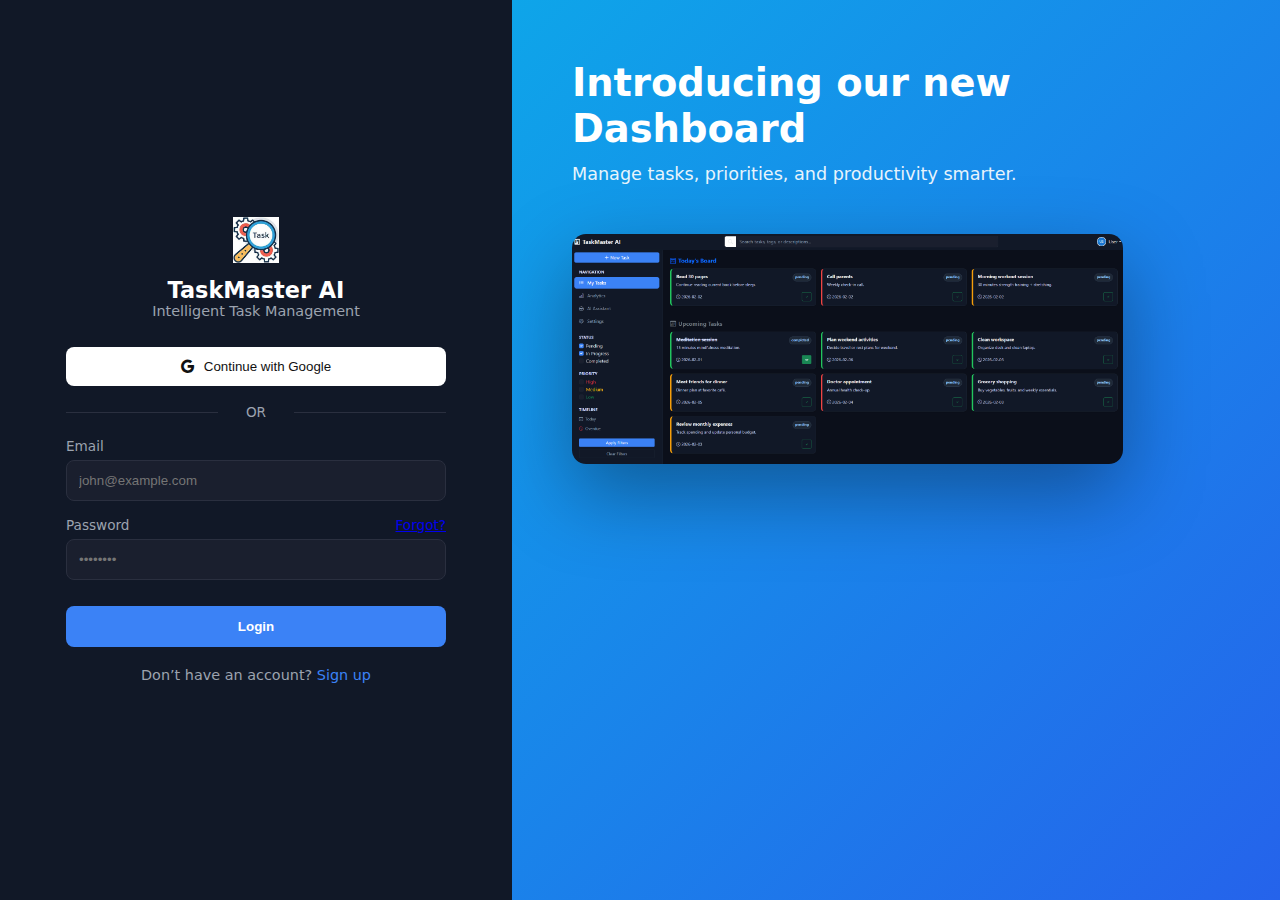
<file: frontend-login/index.html>
<!doctype html>
<html lang="en">
<head>
  <meta charset="utf-8" />
  <meta name="viewport" content="width=device-width, initial-scale=1" />
  <title>TaskMaster AI — Login</title>

  <!-- Icons only -->
  <link href="https://cdn.jsdelivr.net/npm/bootstrap-icons@1.11.3/font/bootstrap-icons.css" rel="stylesheet">

  <!-- Custom styles -->
  <link rel="stylesheet" href="css/auth.css" />

  <!-- Google Identity -->
  <script src="https://accounts.google.com/gsi/client" async defer></script>
</head>

<body>

<div class="auth-container">

  <!-- LEFT: LOGIN -->
  <div class="auth-left">

    <div class="auth-box">

      <div class="logo">
        <img src="assets/logo.png" alt="TaskMaster AI" />
        <h2>TaskMaster AI</h2>
        <p>Intelligent Task Management</p>
      </div>

      <button id="googleBtn" class="oauth-btn google">
        <i class="bi bi-google"></i>
        Continue with Google
      </button>

      <div class="divider">OR</div>

      <div id="loginBox">

        <div class="field">
          <label>Email</label>
          <input
            id="email"
            type="email"
            placeholder="john@example.com"
            required
          />
        </div>
      
        <div class="field">
          <label class="between">
            <span>Password</span>
            <a href="#">Forgot?</a>
          </label>
      
          <input
            id="password"
            type="password"
            placeholder="••••••••"
            required
          />
        </div>
      
        <div id="alertPlaceholder"></div>
      
        <button id="loginBtn" class="login-btn" type="button">
          <span id="loginBtnText">Login</span>
          <span id="loginSpinner" class="spinner d-none"></span>
        </button>
      
      </div>      

      <p class="signup">
        Don’t have an account?
        <a href="signup.html">Sign up</a>
      </p>

    </div>
  </div>

  <!-- RIGHT: DASHBOARD PREVIEW -->
  <div class="auth-right">
    <h1>Introducing our new Dashboard</h1>
    <p>Manage tasks, priorities, and productivity smarter.</p>

    <img
      src="assets/dashboard-preview.png"
      alt="Dashboard preview"
      class="preview"
    />
  </div>

</div>

<!-- App JS -->
<script src="js/config.js"></script>
<script src="js/app.js"></script>

</body>
</html>
</file>
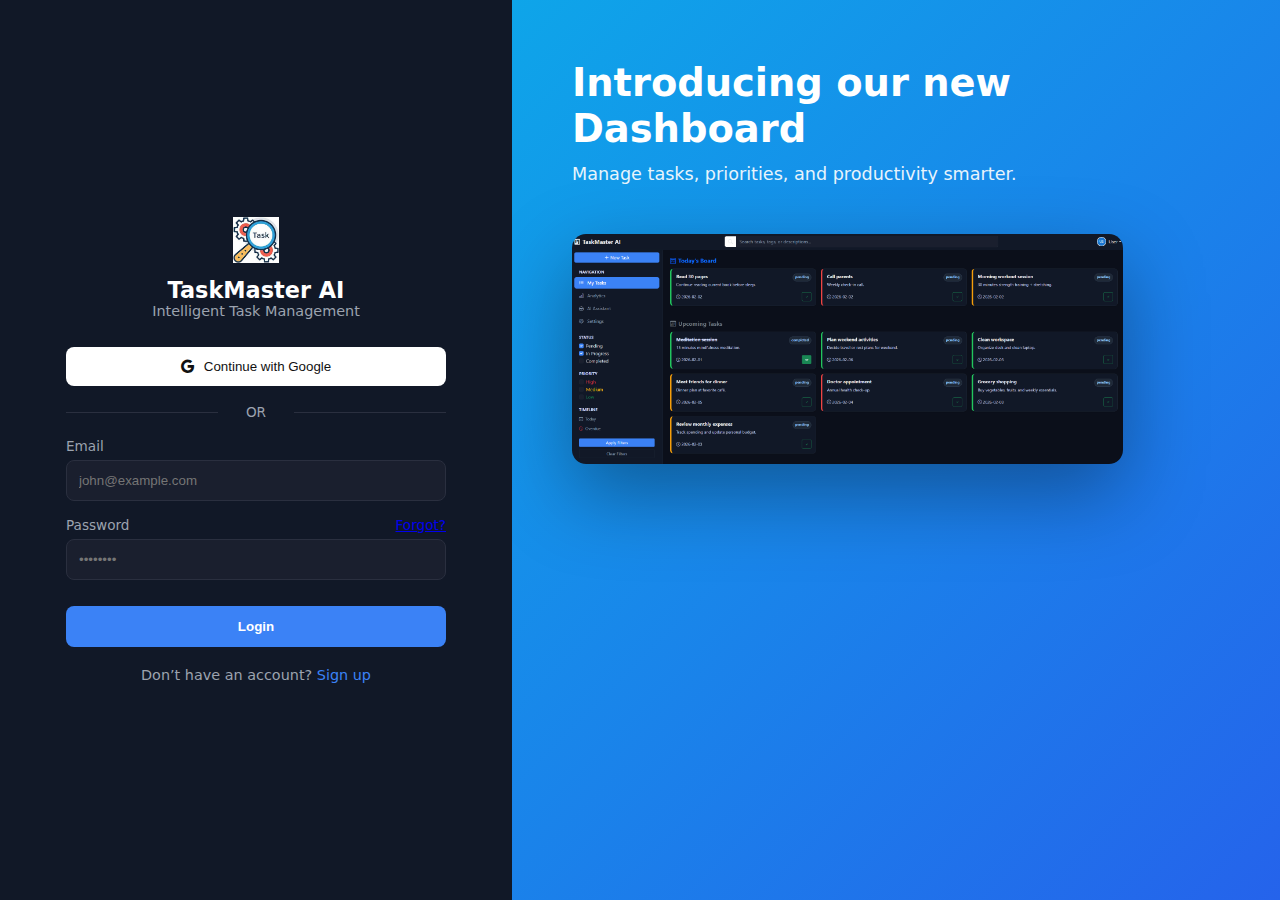
<file: frontend-login/me.html>
<!doctype html>
<html lang="en">
<head>
  <meta charset="utf-8" />
  <meta name="viewport" content="width=device-width, initial-scale=1" />
  <title>TaskMaster AI — Me</title>

  <link href="https://cdn.jsdelivr.net/npm/bootstrap@5.3.2/dist/css/bootstrap.min.css" rel="stylesheet">
  <link rel="stylesheet" href="css/styles.css" />
</head>
<body class="bg-light">

  <main class="container min-vh-100 d-flex align-items-center justify-content-center">
    <div class="row w-100 justify-content-center">
      <div class="col-12 col-sm-10 col-md-8 col-lg-6">
        <div class="card shadow-sm">
          <div class="card-body p-4">
            <h4 class="mb-2">Welcome 👋</h4>

            <h2 class="fw-bold text-primary mb-3" id="meUsername">—</h2>

            <p class="text-muted mb-4">
              You're successfully logged in. Ready to manage your tasks?
            </p>

            <a href="tasks.html" class="btn btn-primary w-100 mb-3"> Go to Task Dashboard → </a>


            <div class="d-flex gap-2 mt-3">
              <!-- <button id="refreshBtn" class="btn btn-outline-primary">Refresh Access Token</button> -->
              <button class="btn btn-danger ms-auto" onclick="app.logout()"> Logout </button>

            </div>

            <div class="text-center mt-3">
              <a href="index.html">Go to Login</a>
            </div>

          </div>
        </div>
      </div>
    </div>
  </main>

  <script src="https://cdn.jsdelivr.net/npm/bootstrap@5.3.2/dist/js/bootstrap.bundle.min.js"></script>
  <script src="js/config.js"></script>
  <script src="js/app.js"></script>
  <script>
    // Immediately fetch profile on page load (app.js exposes fetchMeOnLoad)
    document.addEventListener("DOMContentLoaded", function () {
      if (window.app && typeof window.app.fetchAndRenderMe === "function") {
        window.app.fetchAndRenderMe({
          idEl: document.getElementById("meId"),
          emailEl: document.getElementById("meEmail"),
          usernameEl: document.getElementById("meUsername"),
          alertEl: document.getElementById("meAlert"),
          refreshBtn: document.getElementById("refreshBtn"),
          logoutBtn: document.getElementById("logoutBtn")
        });
      }
    });
  </script>
</body>
</html>
</file>
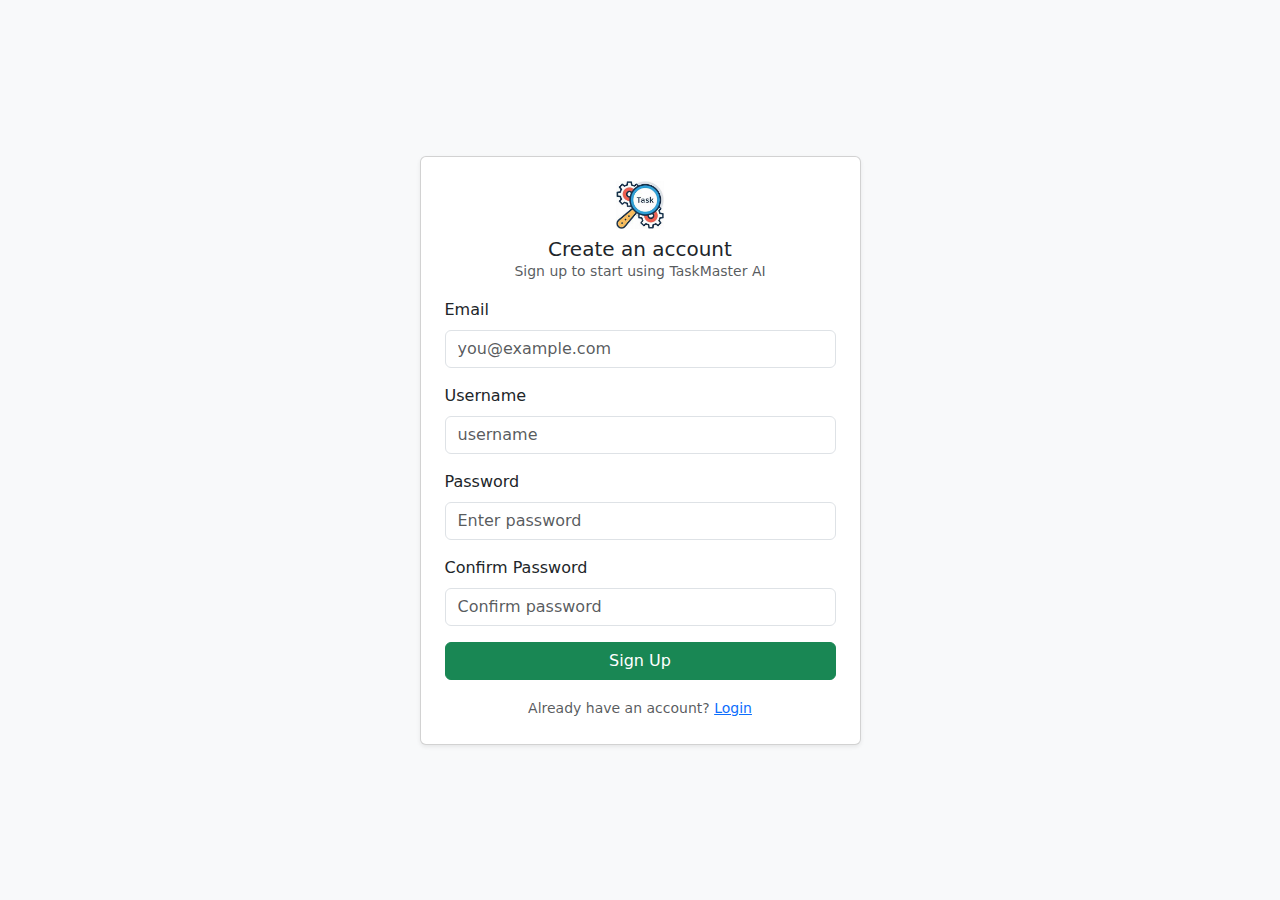
<file: frontend-login/signup.html>
<!doctype html>
<html lang="en">
<head>
  <meta charset="utf-8" />
  <meta name="viewport" content="width=device-width, initial-scale=1" />
  <title>TaskMaster AI — Sign Up</title>

  <link href="https://cdn.jsdelivr.net/npm/bootstrap@5.3.2/dist/css/bootstrap.min.css" rel="stylesheet">
  <link href="https://cdn.jsdelivr.net/npm/bootstrap-icons@1.11.3/font/bootstrap-icons.css" rel="stylesheet">
  <link rel="stylesheet" href="css/styles.css" />
</head>
<body class="bg-light">

  <main class="container min-vh-100 d-flex align-items-center justify-content-center">
    <div class="row w-100 justify-content-center">
      <div class="col-12 col-sm-10 col-md-8 col-lg-5">
        <div class="card shadow-sm">
          <div class="card-body p-4">
            <div class="text-center mb-3">
              <img src="assets/logo.png" alt="TaskMaster AI logo" class="mb-2" style="height:48px;display:block;margin:0 auto;">
              <h2 class="h5 mb-0">Create an account</h2>
              <p class="text-muted small">Sign up to start using TaskMaster AI</p>
            </div>

            <form id="signupForm" novalidate action="javascript:void(0);">
              <div class="mb-3">
                <label for="su_email" class="form-label">Email</label>
                <input id="su_email" name="email" type="email" class="form-control" placeholder="you@example.com" required>
                <div class="invalid-feedback">Please enter a valid email.</div>
              </div>

              <div class="mb-3">
                <label for="su_username" class="form-label">Username</label>
                <input id="su_username" name="username" type="text" class="form-control" placeholder="username" required>
                <div class="invalid-feedback">Please choose a username.</div>
              </div>

              <div class="mb-3">
                <label for="su_password" class="form-label">Password</label>
                <input id="su_password" name="password" type="password" class="form-control" placeholder="Enter password" required minlength="6">
                <div class="invalid-feedback">Password is required (min 6 chars).</div>
              </div>

              <div class="mb-3">
                <label for="su_password2" class="form-label">Confirm Password</label>
                <input id="su_password2" name="password2" type="password" class="form-control" placeholder="Confirm password" required minlength="6">
                <div class="invalid-feedback">Passwords must match.</div>
              </div>

              <div id="suAlert"></div>

              <div class="d-grid mb-3">
                <button id="signupBtn" class="btn btn-success" type="button">
                  <span id="signupBtnText">Sign Up</span>
                  <span id="signupSpinner" class="spinner-border spinner-border-sm ms-2 d-none"></span>
                </button>                
              </div>

              <div class="text-center mt-3">
                <small class="text-muted">Already have an account? <a href="index.html">Login</a></small>
              </div>
            </form>

          </div>
        </div>
      </div>
    </div>
  </main>

  <script src="https://cdn.jsdelivr.net/npm/bootstrap@5.3.2/dist/js/bootstrap.bundle.min.js"></script>
  <script src="js/config.js?v=1.2.3"></script>
  <script src="js/app.js?v=1.2.3"></script>
</body>
</html>
</file>
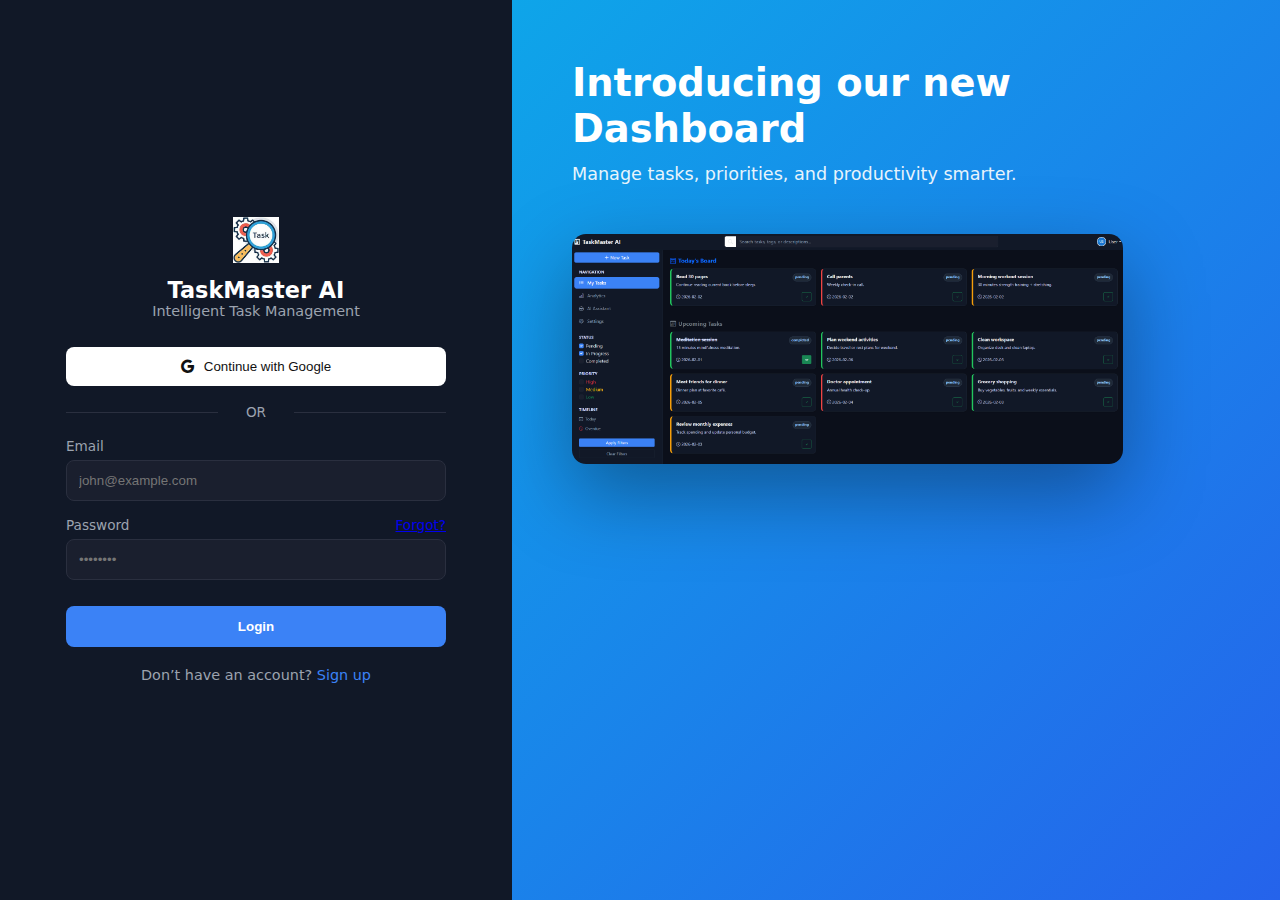
<file: frontend-login/tasks.html>
<!doctype html>
<html lang="en">
<head>
    <meta charset="utf-8" />
    <meta name="viewport" content="width=device-width, initial-scale=1" />
    <title>TaskMaster AI — Dashboard</title>
    <link href="https://cdn.jsdelivr.net/npm/bootstrap@5.3.2/dist/css/bootstrap.min.css" rel="stylesheet">
    <link href="https://cdn.jsdelivr.net/npm/bootstrap-icons@1.11.3/font/bootstrap-icons.css" rel="stylesheet">
    <style>
        :root { --sidebar-bg: #f8f9fa; }
        body { background-color: #f3f4f7; }
        .sidebar { background-color: var(--sidebar-bg); min-height: 100vh; padding: 20px; border-right: 1px solid #dee2e6; }
        .task-card { transition: all 0.2s; border-left: 5px solid #ccc; cursor: pointer; border-radius: 8px; }
        .task-card:hover { transform: translateY(-3px); box-shadow: 0 .5rem 1rem rgba(0,0,0,.1)!important; }
        
        /* Priority Colors based on your model */
        .border-high { border-left-color: #dc3545 !important; }
        .border-medium { border-left-color: #ffc107 !important; }
        .border-low { border-left-color: #198754 !important; }
        
        /* Tag Styling */
        .tag-badge { font-size: 0.75rem; padding: 4px 8px; border-radius: 12px; margin-right: 4px; }
        .subtask-item { border-bottom: 1px solid #eee; padding: 8px 0; }
        .subtask-item:last-child { border-bottom: none; }
    </style>
</head>
<body>

    <nav class="navbar navbar-expand-lg navbar-dark bg-primary sticky-top shadow-sm">
        <div class="container-fluid">
            <a class="navbar-brand fw-bold" href="#"><i class="bi bi-kanban-fill me-2"></i>TaskMaster AI</a>
            
            <div class="d-flex mx-auto w-50">
                <div class="input-group">
                    <span class="input-group-text bg-white border-end-0"><i class="bi bi-search"></i></span>
                    <input class="form-control border-start-0" type="search" id="searchInput" placeholder="Search tasks, tags, or descriptions...">
                </div>
            </div>

            <div class="dropdown">
                <a href="#" class="d-flex align-items-center text-white text-decoration-none dropdown-toggle" id="userMenu" data-bs-toggle="dropdown">
                    <img src="https://ui-avatars.com/api/?name=User&background=random" alt="" width="32" height="32" class="rounded-circle me-2 border border-2 border-white">
                    <span id="navUsername" class="d-none d-md-inline">User</span>
                </a>
                <ul class="dropdown-menu dropdown-menu-end shadow">
                    <li><a class="dropdown-item" href="#"><i class="bi bi-person me-2"></i>Profile</a></li>
                    <li><a class="dropdown-item" href="#"><i class="bi bi-gear me-2"></i>Settings</a></li>
                    <li><hr class="dropdown-divider"></li>
                    <li><a class="dropdown-item text-danger"
                        href="#"
                        onclick="app.logout(); return false;">
                        <i class="bi bi-box-arrow-right me-2"></i>Sign out
                     </a></li>
                </ul>
            </div>
        </div>
    </nav>

    <div class="container-fluid">
        <div class="row">
            <nav class="col-md-3 col-lg-2 d-md-block sidebar collapse" id="sidebarMenu">
                <div class="d-grid gap-2 mb-4 mt-2">
                    <button class="btn btn-primary shadow-sm" data-bs-toggle="modal" data-bs-target="#taskModal" onclick="taskApp.resetModal()">
                        <i class="bi bi-plus-lg"></i> New Task
                    </button>
                </div>

                <!-- MAIN NAVIGATION -->
                <h6 class="sidebar-heading px-3 text-muted fw-bold text-uppercase small                 mt-4">
                    Navigation
                </h6>
                
                <div class="list-group list-group-flush mb-4">
                
                    <!-- My Tasks -->
                    <a href="#"
                       class="list-group-item list-group-item-action active fw-semibold">
                        <i class="bi bi-list-task me-2"></i>
                        My Tasks
                    </a>
                
                    <!-- Analytics -->
                    <a href="#"
                       class="list-group-item list-group-item-action">
                        <i class="bi bi-bar-chart-line me-2"></i>
                        Analytics
                    </a>
                
                    <!-- AI Assistant -->
                    <a href="#"
                       class="list-group-item list-group-item-action">
                        <i class="bi bi-robot me-2"></i>
                        AI Assistant
                    </a>
                
                    <!-- Settings -->
                    <a href="#"
                       class="list-group-item list-group-item-action">
                        <i class="bi bi-gear me-2"></i>
                        Settings
                    </a>
                
                </div>

                <h6 class="sidebar-heading px-3 text-muted fw-bold text-uppercase small">Status</h6>
                <div class="px-3 mb-4">
                    <div class="form-check">
                        <input class="form-check-input filter-status" type="checkbox" value="pending" id="sPending" checked>
                        <label class="form-check-label" for="sPending">Pending</label>
                    </div>
                    <div class="form-check">
                        <input class="form-check-input filter-status" type="checkbox" value="in_progress" id="sProgress" checked>
                        <label class="form-check-label" for="sProgress">In Progress</label>
                    </div>
                    <div class="form-check">
                        <input class="form-check-input filter-status" type="checkbox" value="completed" id="sDone">
                        <label class="form-check-label" for="sDone">Completed</label>
                    </div>
                </div>

                <h6 class="sidebar-heading px-3 text-muted fw-bold text-uppercase small">Priority</h6>
                <div class="px-3 mb-4">
                    <div class="form-check"><input class="form-check-input filter-priority" type="checkbox" value="high" id="pHigh"><label class="form-check-label text-danger" for="pHigh">High</label></div>
                    <div class="form-check"><input class="form-check-input filter-priority" type="checkbox" value="medium" id="pMedium"><label class="form-check-label text-warning" for="pMedium">Medium</label></div>
                    <div class="form-check"><input class="form-check-input filter-priority" type="checkbox" value="low" id="pLow"><label class="form-check-label text-success" for="pLow">Low</label></div>
                </div>

                <h6 class="sidebar-heading px-3 text-muted fw-bold text-uppercase small">Timeline</h6>
                <div class="px-3">
                    <div class="list-group list-group-flush small">
                        <a href="#" class="list-group-item list-group-item-action bg-transparent border-0 px-0 py-1" onclick="taskApp.filterByTime('today')"><i class="bi bi-calendar-check me-2"></i>Today</a>
                        <a href="#" class="list-group-item list-group-item-action bg-transparent border-0 px-0 py-1" onclick="taskApp.filterByTime('overdue')"><i class="bi bi-clock-history me-2 text-danger"></i>Overdue</a>
                    </div>
                </div>
            </nav>

            <main class="col-md-9 ms-sm-auto col-lg-10 px-md-4 py-4">
                <div id="section-overdue" class="mb-5 d-none">
                    <h5 class="text-danger fw-bold mb-3"><i class="bi bi-exclamation-circle-fill me-2"></i>Overdue</h5>
                    <div class="row g-3" id="list-overdue"></div>
                </div>

                <div id="section-today" class="mb-5">
                    <h5 class="text-primary fw-bold mb-3"><i class="bi bi-calendar2-day me-2"></i>Today's Board</h5>
                    <div class="row g-3" id="list-today">
                        <div class="text-center py-5"><div class="spinner-border text-primary" role="status"></div></div>
                    </div>
                </div>

                <div id="section-upcoming" class="mb-5">
                    <h5 class="text-secondary fw-bold mb-3"><i class="bi bi-calendar3 me-2"></i>Upcoming Tasks</h5>
                    <div class="row g-3" id="list-upcoming"></div>
                </div>
            </main>
        </div>
    </div>

    <div class="modal fade" id="taskModal" tabindex="-1" aria-hidden="true">
        <div class="modal-dialog modal-lg">
            <div class="modal-content shadow-lg">
                <div class="modal-header bg-light">
                    <h5 class="modal-title fw-bold" id="modalTitle"><i class="bi bi-pencil-square me-2"></i>Task Details</h5>
                    <button type="button" class="btn-close" data-bs-dismiss="modal" aria-label="Close"></button>
                </div>
                <div class="modal-body">
                    <form id="taskForm">
                        <input type="hidden" id="taskId">
                        
                        <div class="mb-3">
                            <label class="form-label fw-semibold">Task Title</label>
                            <input type="text" class="form-control form-control-lg" id="taskTitle" placeholder="What needs to be done?" required>
                        </div>

                        <div class="row g-3 mb-3">
                            <div class="col-md-4">
                                <label class="form-label small text-muted">Priority</label>
                                <select class="form-select" id="taskPriority">
                                    <option value="low">Low</option>
                                    <option value="medium" selected>Medium</option>
                                    <option value="high">High</option>
                                </select>
                            </div>
                            <div class="col-md-4">
                                <label class="form-label small text-muted">Status</label>
                                <select class="form-select" id="taskStatus">
                                    <option value="pending">Pending</option>
                                    <option value="in_progress">In Progress</option>
                                    <option value="completed">Completed</option>
                                    <option value="cancelled">Cancelled</option>
                                </select>
                            </div>
                            <div class="col-md-4">
                                <label class="form-label small text-muted">Tags</label>
                                <input type="text" class="form-control" id="taskTags" placeholder="Work, Urgent...">
                            </div>
                        </div>

                        <div class="row g-3 mb-4">
                            <div class="col-md-6">
                                <label class="form-label small text-muted">Due Date</label>
                                <input type="date" class="form-control" id="taskDueDate">
                            </div>
                            <div class="col-md-6">
                                <label class="form-label small text-muted">Due Time</label>
                                <input type="time" class="form-control" id="taskDueTime">
                            </div>
                        </div>

                        <div class="mb-4">
                            <label class="form-label fw-semibold">Description</label>
                            <textarea class="form-control" id="taskDesc" rows="3" placeholder="Additional details..."></textarea>
                        </div>

                        <div class="border-top pt-3">
                            <h6 class="fw-bold mb-3"><i class="bi bi-list-check me-2"></i>Subtasks</h6>
                            <div id="subtaskList" class="mb-3">
                                </div>
                            <div class="input-group input-group-sm mb-3" id="addSubtaskRow">
                                <input type="text" class="form-control" id="newSubtaskTitle" placeholder="Add a subtask...">
                                <input type="number" class="form-control" style="max-width: 80px;" id="newSubtaskHours" placeholder="Hrs">
                                <button class="btn btn-outline-secondary" type="button" onclick="taskApp.addSubtask()"><i class="bi bi-plus"></i></button>
                            </div>
                        </div>
                    </form>
                </div>
                <div class="modal-footer bg-light">
                    <button type="button" class="btn btn-link text-danger me-auto" onclick="taskApp.deleteTask()" id="deleteBtn"><i class="bi bi-trash"></i> Delete Task</button>
                    <button type="button" class="btn btn-secondary" data-bs-dismiss="modal">Close</button>
                    <button type="button" class="btn btn-primary px-4" onclick="taskApp.saveTask()">Save Changes</button>
                </div>
            </div>
        </div>
    </div>

    <script src="https://cdn.jsdelivr.net/npm/bootstrap@5.3.2/dist/js/bootstrap.bundle.min.js"></script>
    <script src="js/config.js"></script>
    <script src="js/app.js"></script> 
    <script src="js/tasks.js"></script> 
</body>
</html>
</file>
<file: frontend-login/css/auth.css>
/* ===============================
   AUTH SYSTEM — TaskMaster AI
   Scope: login / signup only
   =============================== */

   :root {
    --bg-dark: #0b0f1a;
    --bg-panel: #111827;
    --bg-input: #1a1f2e;
  
    --text-main: #ffffff;
    --text-muted: #9ca3af;
  
    --primary: #3b82f6;
    --primary-hover: #2563eb;
  
    --border: #2a2f3f;
  }
  
  /* ---------- Reset ---------- */
  
  * {
    margin: 0;
    padding: 0;
    box-sizing: border-box;
  }
  
  html, body {
    height: 100%;
    font-family: Inter, system-ui, -apple-system, sans-serif;
    background: var(--bg-dark);
    color: var(--text-main);
  }
  
  /* ---------- Layout ---------- */
  
  .auth-container {
    display: flex;
    height: 100vh;
  }
  
  /* LEFT PANEL */
  .auth-left {
    width: 40%;
    min-width: 420px;
    background: var(--bg-panel);
    display: flex;
    align-items: center;
    justify-content: center;
  }
  
  /* RIGHT PANEL */
  .auth-right {
    flex: 1;
    background: linear-gradient(135deg, #0ea5e9, #2563eb);
    padding: 60px;
    color: white;
    position: relative;
    overflow: hidden;
  }
  
  /* ---------- Auth Box ---------- */
  
  .auth-box {
    width: 100%;
    max-width: 380px;
  }
  
  /* ---------- Logo ---------- */
  
  .logo {
    text-align: center;
    margin-bottom: 28px;
  }
  
  .logo img {
    height: 46px;
    margin-bottom: 10px;
  }
  
  .logo h2 {
    font-size: 1.4rem;
    font-weight: 600;
  }
  
  .logo p {
    font-size: 0.9rem;
    color: var(--text-muted);
  }
  
  /* ---------- OAuth ---------- */
  
  .oauth-btn {
    width: 100%;
    padding: 12px;
    border-radius: 8px;
    background: #ffffff;
    color: #111;
    border: none;
    font-weight: 500;
    cursor: pointer;
    display: flex;
    gap: 10px;
    align-items: center;
    justify-content: center;
    margin-bottom: 16px;
  }
  
  .oauth-btn:hover {
    background: #f3f4f6;
  }
  
  /* ---------- Divider ---------- */
  
  .divider {
    text-align: center;
    font-size: 0.85rem;
    color: var(--text-muted);
    margin: 18px 0;
    position: relative;
  }
  
  .divider::before,
  .divider::after {
    content: "";
    height: 1px;
    width: 40%;
    background: var(--border);
    position: absolute;
    top: 50%;
  }
  
  .divider::before { left: 0; }
  .divider::after  { right: 0; }
  
  /* ---------- Fields ---------- */
  
  .field {
    margin-bottom: 16px;
  }
  
  .field label {
    display: block;
    font-size: 0.85rem;
    margin-bottom: 6px;
    color: var(--text-muted);
  }
  
  .field label.between {
    display: flex;
    justify-content: space-between;
  }
  
  .field input {
    width: 100%;
    padding: 12px;
    border-radius: 8px;
    background: var(--bg-input);
    border: 1px solid var(--border);
    color: white;
    outline: none;
  }
  
  .field input:focus {
    border-color: var(--primary);
  }
  
  /* ---------- Login Button ---------- */
  
  .login-btn {
    width: 100%;
    margin-top: 10px;
    padding: 13px;
    border-radius: 8px;
    background: var(--primary);
    border: none;
    color: white;
    font-weight: 600;
    cursor: pointer;
  }
  
  .login-btn:hover {
    background: var(--primary-hover);
  }
  
  /* ---------- Footer ---------- */
  
  .signup {
    margin-top: 20px;
    text-align: center;
    font-size: 0.9rem;
    color: var(--text-muted);
  }
  
  .signup a {
    color: var(--primary);
    text-decoration: none;
  }
  
  /* ---------- Right Panel ---------- */
  
  .auth-right h1 {
    font-size: 2.4rem;
    max-width: 520px;
    line-height: 1.2;
  }
  
  .auth-right p {
    margin-top: 12px;
    font-size: 1.1rem;
    max-width: 480px;
    opacity: 0.9;
  }
  
  .auth-right img.preview {
    margin-top: 50px;
    max-width: 85%;
    border-radius: 14px;
    box-shadow: 0 30px 80px rgba(0,0,0,0.35);
  }
  
  /* ---------- Responsive ---------- */
  
  @media (max-width: 900px) {
    .auth-right {
      display: none;
    }
  
    .auth-left {
      width: 100%;
    }
  }
</file>
<file: frontend-login/css/styles.css>
/* ======================================================
   TASKMASTER — AUTH UI (SaaS STYLE)
   ====================================================== */

/* RESET */
* {
  margin: 0;
  padding: 0;
  box-sizing: border-box;
}

html, body {
  height: 100%;
  font-family: "Inter", system-ui, -apple-system, sans-serif;
  background: #0b0f1a;
}

/* ======================================================
   MAIN LAYOUT
   ====================================================== */

.auth-container {
  display: flex;
  height: 100vh;
  width: 100%;
}

/* LEFT PANEL */
.auth-left {
  width: 42%;
  background: #0b0f1a;
  display: flex;
  align-items: center;
  justify-content: center;
  color: #ffffff;
}

/* RIGHT PANEL */
.auth-right {
  width: 58%;
  background: linear-gradient(135deg, #1f6bff, #00b3ff);
  padding: 80px;
  color: white;
  display: flex;
  flex-direction: column;
  justify-content: center;
}

.auth-right h1 {
  font-size: 42px;
  font-weight: 700;
  margin-bottom: 12px;
}

.auth-right p {
  font-size: 18px;
  opacity: 0.9;
  margin-bottom: 40px;
}

.auth-right .preview {
  max-width: 100%;
  border-radius: 14px;
  box-shadow: 0 40px 80px rgba(0,0,0,0.35);
}

/* ======================================================
   LOGIN BOX
   ====================================================== */

.auth-box {
  width: 100%;
  max-width: 380px;
}

.logo {
  text-align: center;
  margin-bottom: 30px;
}

.logo img {
  height: 46px;
  margin-bottom: 10px;
}

.logo h2 {
  font-size: 22px;
  font-weight: 600;
}

.logo p {
  font-size: 14px;
  color: #9aa4bf;
}

/* ======================================================
   OAUTH
   ====================================================== */

.oauth-btn {
  width: 100%;
  padding: 12px;
  border-radius: 10px;
  border: 1px solid #2a3352;
  background: #11172a;
  color: white;
  font-size: 15px;
  cursor: pointer;
  transition: 0.2s ease;
}

.oauth-btn i {
  margin-right: 8px;
}

.oauth-btn:hover {
  background: #1a2240;
}

/* ======================================================
   DIVIDER
   ====================================================== */

.divider {
  text-align: center;
  color: #7d86a5;
  font-size: 13px;
  margin: 22px 0;
  position: relative;
}

.divider::before,
.divider::after {
  content: "";
  position: absolute;
  top: 50%;
  width: 40%;
  height: 1px;
  background: #2a3352;
}

.divider::before { left: 0; }
.divider::after { right: 0; }

/* ======================================================
   FORM
   ====================================================== */

.field {
  margin-bottom: 18px;
}

.field label {
  font-size: 13px;
  color: #aab3d1;
  display: block;
  margin-bottom: 6px;
}

.field label.between {
  display: flex;
  justify-content: space-between;
}

.field input {
  width: 100%;
  padding: 13px 14px;
  border-radius: 10px;
  border: 1px solid #2a3352;
  background: #11172a;
  color: white;
  font-size: 15px;
  outline: none;
}

.field input:focus {
  border-color: #3b82f6;
}

/* ======================================================
   BUTTON
   ====================================================== */

.login-btn {
  width: 100%;
  margin-top: 10px;
  padding: 14px;
  border-radius: 10px;
  border: none;
  background: #2563eb;
  color: white;
  font-size: 15px;
  font-weight: 600;
  cursor: pointer;
}

.login-btn:hover {
  background: #1d4ed8;
}

/* ======================================================
   FOOTER
   ====================================================== */

.signup {
  text-align: center;
  margin-top: 20px;
  font-size: 14px;
  color: #9aa4bf;
}

.signup a {
  color: #60a5fa;
  text-decoration: none;
}

/* ======================================================
   MOBILE
   ====================================================== */

@media (max-width: 900px) {
  .auth-container {
    flex-direction: column;
  }

  .auth-left,
  .auth-right {
    width: 100%;
  }

  .auth-right {
    display: none;
  }
}
</file>
